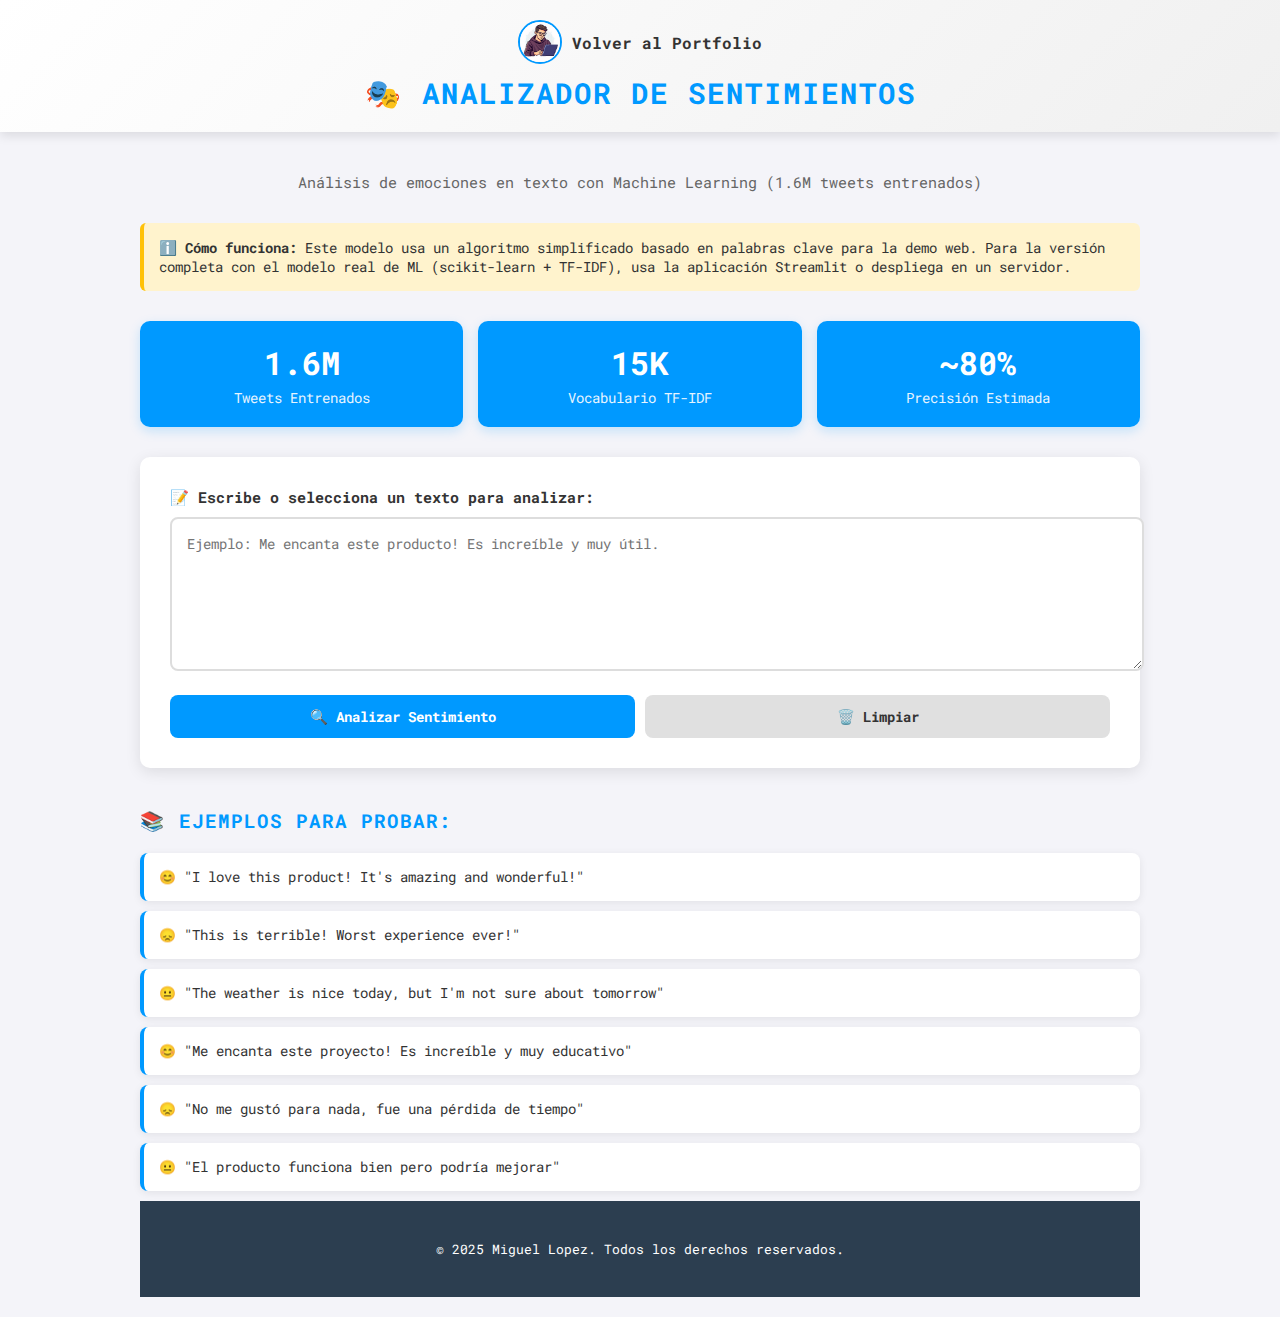
<file: analizador-sentimientos/index.html>
<!DOCTYPE html>
<html lang="es">
  <head>
    <meta charset="UTF-8" />
    <meta name="viewport" content="width=device-width, initial-scale=1.0" />
    <title>Analizador de Sentimientos - Portfolio de Miguel</title>
    <link rel="icon" type="image/png" sizes="32x32" href="../favicon-32x32.png" />
    <link rel="icon" type="image/png" sizes="16x16" href="../favicon-16x16.png" />
    <link rel="icon" type="image/jpg" href="../pixelart_miguel.png" />
    <link href="https://fonts.googleapis.com/css2?family=Roboto+Mono:wght@400;700&display=swap" rel="stylesheet" />
    <style>
      /* Estilos personalizados */
      body {
        margin: 0;
        font-family: 'Roboto Mono', monospace;
        background: #f4f4f9;
        color: #333;
        overflow-x: hidden;
      }

      h1, h2, h3 {
        font-weight: bold;
        text-transform: uppercase;
        letter-spacing: 2px;
        color: #2c3e50;
      }

      .container {
        max-width: 1000px;
        margin: 0 auto;
        padding: 20px;
      }

      header {
        padding: 20px 10px;
        background: linear-gradient(135deg, #ffffff 0%, #f0f0f0 100%);
        box-shadow: 0 4px 10px rgba(0, 0, 0, 0.1);
        text-align: center;
        display: flex;
        align-items: center;
        justify-content: center;
        position: relative;
        flex-wrap: wrap; /* Allow wrapping for smaller screens */
      }

      header .back-link {
        display: flex;
        align-items: center;
        text-decoration: none;
        color: #333;
        font-weight: bold;
        margin-bottom: 10px; /* Add some space below the link */
      }

      header .back-link img {
        width: 40px;
        height: 40px;
        border-radius: 50%;
        margin-right: 10px;
        border: 2px solid #09f;
      }

      header h1 {
        margin: 0;
        font-size: 1.8rem; /* Slightly reduce font size */
        color: #09f;
        width: 100%; /* Ensure it takes full width */
        order: 2; /* Change order to be below the back link */
      }

      .subtitle {
        text-align: center;
        color: #666;
        margin: 20px 0 30px 0;
        font-size: 0.95rem;
        line-height: 1.4;
      }

      .info-box {
        background: #fff3cd;
        border-left: 4px solid #ffc107;
        padding: 15px;
        margin: 20px 0;
        border-radius: 6px;
        font-size: 0.9rem;
      }

      .stats-grid {
        display: grid;
        grid-template-columns: repeat(auto-fit, minmax(150px, 1fr));
        gap: 15px;
        margin: 30px 0;
      }

      .stat-card {
        background: #09f;
        color: white;
        padding: 20px;
        border-radius: 10px;
        text-align: center;
        box-shadow: 0 4px 12px rgba(0, 153, 255, 0.2);
        transition: transform 0.3s;
      }

      .stat-card:hover {
        transform: translateY(-5px);
      }

      .stat-number {
        font-size: 2rem;
        font-weight: bold;
        margin-bottom: 5px;
      }

      .stat-label {
        font-size: 0.85rem;
        opacity: 0.9;
      }

      .analyzer-box {
        background: white;
        border-radius: 10px;
        padding: 30px;
        margin: 30px 0;
        box-shadow: 0 4px 15px rgba(0, 0, 0, 0.1);
      }

      label {
        display: block;
        font-size: 0.95rem;
        font-weight: bold;
        color: #333;
        margin-bottom: 10px;
      }

      textarea {
        width: 100%;
        min-height: 120px;
        padding: 15px;
        border: 2px solid #ddd;
        border-radius: 8px;
        font-size: 0.9rem;
        font-family: 'Roboto Mono', monospace;
        resize: vertical;
        transition: border-color 0.3s;
      }

      textarea:focus {
        outline: none;
        border-color: #09f;
        box-shadow: 0 0 0 3px rgba(0, 153, 255, 0.1);
      }

      .button-container {
        display: flex;
        gap: 10px;
        margin-top: 20px;
      }

      button {
        flex: 1;
        padding: 12px 24px;
        font-size: 0.9rem;
        font-weight: bold;
        border: none;
        border-radius: 8px;
        cursor: pointer;
        transition: all 0.3s;
        font-family: 'Roboto Mono', monospace;
      }

      .btn-analyze {
        background: #09f;
        color: white;
      }

      .btn-analyze:hover {
        background: #007acc;
        transform: translateY(-2px);
      }

      .btn-clear {
        background: #e0e0e0;
        color: #333;
      }

      .btn-clear:hover {
        background: #c0c0c0;
        transform: translateY(-2px);
      }

      .result-box {
        margin-top: 30px;
        padding: 30px;
        border-radius: 10px;
        display: none;
        animation: slideIn 0.5s ease;
        box-shadow: 0 4px 15px rgba(0, 0, 0, 0.1);
      }

      @keyframes slideIn {
        from {
          opacity: 0;
          transform: translateY(20px);
        }
        to {
          opacity: 1;
          transform: translateY(0);
        }
      }

      .result-positive {
        background: #e6f7ff;
        border: 2px solid #09f;
      }

      .result-negative {
        background: #fff1f0;
        border: 2px solid #ff4d4f;
      }

      .result-emoji {
        font-size: 4em;
        text-align: center;
        margin-bottom: 20px;
      }

      .result-text {
        font-size: 1.6rem;
        font-weight: bold;
        text-align: center;
        margin-bottom: 15px;
        color: #09f;
      }

      .result-negative .result-text {
        color: #ff4d4f;
      }

      .result-confidence {
        font-size: 1rem;
        text-align: center;
        opacity: 0.8;
        color: #666;
      }

      .result-details {
        margin-top: 20px;
        padding-top: 20px;
        border-top: 2px solid rgba(0, 153, 255, 0.2);
        font-size: 0.85rem;
        color: #555;
      }

      .result-negative .result-details {
        border-top-color: rgba(255, 77, 79, 0.2);
      }

      .examples {
        margin-top: 40px;
      }

      .examples h3 {
        color: #09f;
        margin-bottom: 20px;
        font-size: 1.2rem;
      }

      .example-item {
        background: white;
        padding: 15px;
        margin: 10px 0;
        border-radius: 8px;
        cursor: pointer;
        transition: all 0.3s;
        border-left: 4px solid #09f;
        box-shadow: 0 2px 8px rgba(0, 0, 0, 0.08);
        font-size: 0.85rem;
      }

      .example-item:hover {
        background: #f0f9ff;
        transform: translateX(5px);
        box-shadow: 0 4px 12px rgba(0, 153, 255, 0.15);
      }

      .loading {
        display: none;
        text-align: center;
        padding: 20px;
        font-size: 1rem;
        color: #09f;
      }

      .spinner {
        border: 4px solid #f3f3f3;
        border-top: 4px solid #09f;
        border-radius: 50%;
        width: 40px;
        height: 40px;
        animation: spin 1s linear infinite;
        margin: 20px auto;
      }

      @keyframes spin {
        0% { transform: rotate(0deg); }
        100% { transform: rotate(360deg); }
      }

      footer {
        padding: 20px;
        background: #2c3e50;
        color: white;
        text-align: center;
      }

      footer p {
        margin: 0;
        font-size: 0.8rem;
      }

      /* Responsive Design */
      @media (max-width: 768px) {
        header {
          flex-direction: column;
        }

        header .back-link {
          position: static;
          margin-bottom: 15px;
        }

        header h1 {
          font-size: 1.5rem;
          order: 0; /* Reset order */
        }

        .button-container {
          flex-direction: column;
        }

        .result-text {
          font-size: 1.3rem;
        }

        .result-emoji {
          font-size: 3em;
        }

        .stats-grid {
          grid-template-columns: 1fr;
        }
      }
    </style>
  </head>
  <body>
    <header>
      <a href="../" class="back-link">
        <img src="../pixelart_miguel.png" alt="Logo Miguel" />
        <span>Volver al Portfolio</span>
      </a>
      <h1>🎭 Analizador de Sentimientos</h1>
    </header>

    <div class="container">
      <p class="subtitle">
        Análisis de emociones en texto con Machine Learning (1.6M tweets entrenados)
      </p>

      <div class="info-box">
        <strong>ℹ️ Cómo funciona:</strong> Este modelo usa un algoritmo simplificado basado en palabras clave para la demo web.
        Para la versión completa con el modelo real de ML (scikit-learn + TF-IDF), usa la aplicación Streamlit o despliega en un servidor.
      </div>

      <div class="stats-grid">
        <div class="stat-card">
          <div class="stat-number">1.6M</div>
          <div class="stat-label">Tweets Entrenados</div>
        </div>
        <div class="stat-card">
          <div class="stat-number">15K</div>
          <div class="stat-label">Vocabulario TF-IDF</div>
        </div>
        <div class="stat-card">
          <div class="stat-number">~80%</div>
          <div class="stat-label">Precisión Estimada</div>
        </div>
      </div>

      <div class="analyzer-box">
        <label for="text-input">📝 Escribe o selecciona un texto para analizar:</label>
        <textarea 
          id="text-input" 
          placeholder="Ejemplo: Me encanta este producto! Es increíble y muy útil."
        ></textarea>

        <div class="button-container">
          <button class="btn-analyze" onclick="analyzeSentiment()">
            🔍 Analizar Sentimiento
          </button>
          <button class="btn-clear" onclick="clearAll()">
            🗑️ Limpiar
          </button>
        </div>

        <div class="loading" id="loading">
          <div class="spinner"></div>
          <p>Analizando texto...</p>
        </div>
      </div>

      <div class="result-box" id="result"></div>

      <div class="examples">
        <h3>📚 Ejemplos para probar:</h3>
        <div class="example-item" onclick="setExample('I love this product! It is amazing and wonderful!')">
          😊 "I love this product! It's amazing and wonderful!"
        </div>
        
        <div class="example-item" onclick="setExample('This is terrible! Worst experience ever!')">
          😞 "This is terrible! Worst experience ever!"
        </div>
        
        <div class="example-item" onclick="setExample('The weather is nice today, but I am not sure about tomorrow')">
          😐 "The weather is nice today, but I'm not sure about tomorrow"
        </div>
        
        <div class="example-item" onclick="setExample('Me encanta este proyecto! Es increíble y muy educativo')">
          😊 "Me encanta este proyecto! Es increíble y muy educativo"
        </div>
        
        <div class="example-item" onclick="setExample('No me gustó para nada, fue una pérdida de tiempo')">
          😞 "No me gustó para nada, fue una pérdida de tiempo"
        </div>
        
        <div class="example-item" onclick="setExample('El producto funciona bien pero podría mejorar')">
          😐 "El producto funciona bien pero podría mejorar"
        </div>
      </div>

      <footer>
        <div class="container">
          <p>&copy; 2025 Miguel Lopez. Todos los derechos reservados.</p>
        </div>
      </footer>
    </div>

    <script>
      // Palabras positivas y negativas para análisis simplificado
      const positiveWords = ['love', 'amazing', 'wonderful', 'excellent', 'great', 'fantastic', 'good', 'best', 'happy', 'beautiful', 'perfect', 'awesome', 'brilliant', 'enjoy', 'like', 'nice', 'encanta', 'increíble', 'excelente', 'genial', 'bueno', 'feliz', 'perfecto', 'gusta', 'educativo', 'útil', 'maravilloso'];
      const negativeWords = ['terrible', 'worst', 'bad', 'hate', 'awful', 'horrible', 'poor', 'disappointing', 'useless', 'never', 'angry', 'sad', 'pésimo', 'malo', 'odio', 'disgusto', 'pérdida', 'tiempo', 'decepcionante', 'inútil'];

      function setExample(text) {
        document.getElementById('text-input').value = text;
        const resultBox = document.getElementById('result');
        resultBox.style.display = 'none';
      }

      function clearAll() {
        document.getElementById('text-input').value = '';
        document.getElementById('result').style.display = 'none';
      }

      function analyzeSentiment() {
        const text = document.getElementById('text-input').value.trim();
        
        if (!text) {
          alert('⚠️ Por favor escribe algo para analizar');
          return;
        }

        // Mostrar loading
        document.getElementById('loading').style.display = 'block';
        document.getElementById('result').style.display = 'none';

        // Simular procesamiento
        setTimeout(() => {
          const lowerText = text.toLowerCase();
          
          // Contar palabras positivas y negativas
          let positiveCount = 0;
          let negativeCount = 0;
          
          positiveWords.forEach(word => {
            if (lowerText.includes(word)) positiveCount++;
          });
          
          negativeWords.forEach(word => {
            if (lowerText.includes(word)) negativeCount++;
          });

          // Detectar negaciones
          const hasNegation = /\b(no|not|never|n't|ni)\b/.test(lowerText);
          if (hasNegation && positiveCount > negativeCount) {
            positiveCount = Math.floor(positiveCount * 0.3);
            negativeCount += 1;
          }

          // Calcular sentimiento
          const totalWords = positiveCount + negativeCount;
          let sentiment, emoji, confidence;
          
          if (totalWords === 0) {
            sentiment = 'NEUTRAL';
            emoji = '😐';
            confidence = 50;
          } else {
            if (positiveCount > negativeCount) {
              sentiment = 'POSITIVO';
              emoji = '😊';
              confidence = Math.min(95, 50 + (positiveCount / totalWords) * 50);
            } else if (negativeCount > positiveCount) {
              sentiment = 'NEGATIVO';
              emoji = '😞';
              confidence = Math.min(95, 50 + (negativeCount / totalWords) * 50);
            } else {
              sentiment = 'NEUTRAL';
              emoji = '😐';
              confidence = 50;
            }
          }

          displayResult(sentiment, emoji, confidence, positiveCount, negativeCount);
          document.getElementById('loading').style.display = 'none';
        }, 1000);
      }

      function displayResult(sentiment, emoji, confidence, posCount, negCount) {
        const resultBox = document.getElementById('result');
        const isPositive = sentiment === 'POSITIVO';
        
        resultBox.className = 'result-box ' + (isPositive ? 'result-positive' : sentiment === 'NEGATIVO' ? 'result-negative' : 'result-positive');
        
        resultBox.innerHTML = `
          <div class="result-emoji">${emoji}</div>
          <div class="result-text">Sentimiento: ${sentiment}</div>
          <div class="result-confidence">Confianza: ${confidence.toFixed(1)}%</div>
          <div class="result-details">
            <strong>📊 Detalles del análisis:</strong><br>
            ✅ Palabras positivas encontradas: ${posCount}<br>
            ❌ Palabras negativas encontradas: ${negCount}<br><br>
            <em>⚠️ Nota: Esta es una versión simplificada del análisis. El modelo real de ML entrenado con 1.6M tweets tiene mayor precisión (~80%) y considera contexto, sintaxis y patrones complejos usando TF-IDF vectorization.</em>
          </div>
        `;
        
        resultBox.style.display = 'block';
      }

      // Permitir análisis con Enter
      document.getElementById('text-input').addEventListener('keypress', function(e) {
        if (e.key === 'Enter' && !e.shiftKey) {
          e.preventDefault();
          analyzeSentiment();
        }
      });
    </script>
  </body>
</html>
</file>
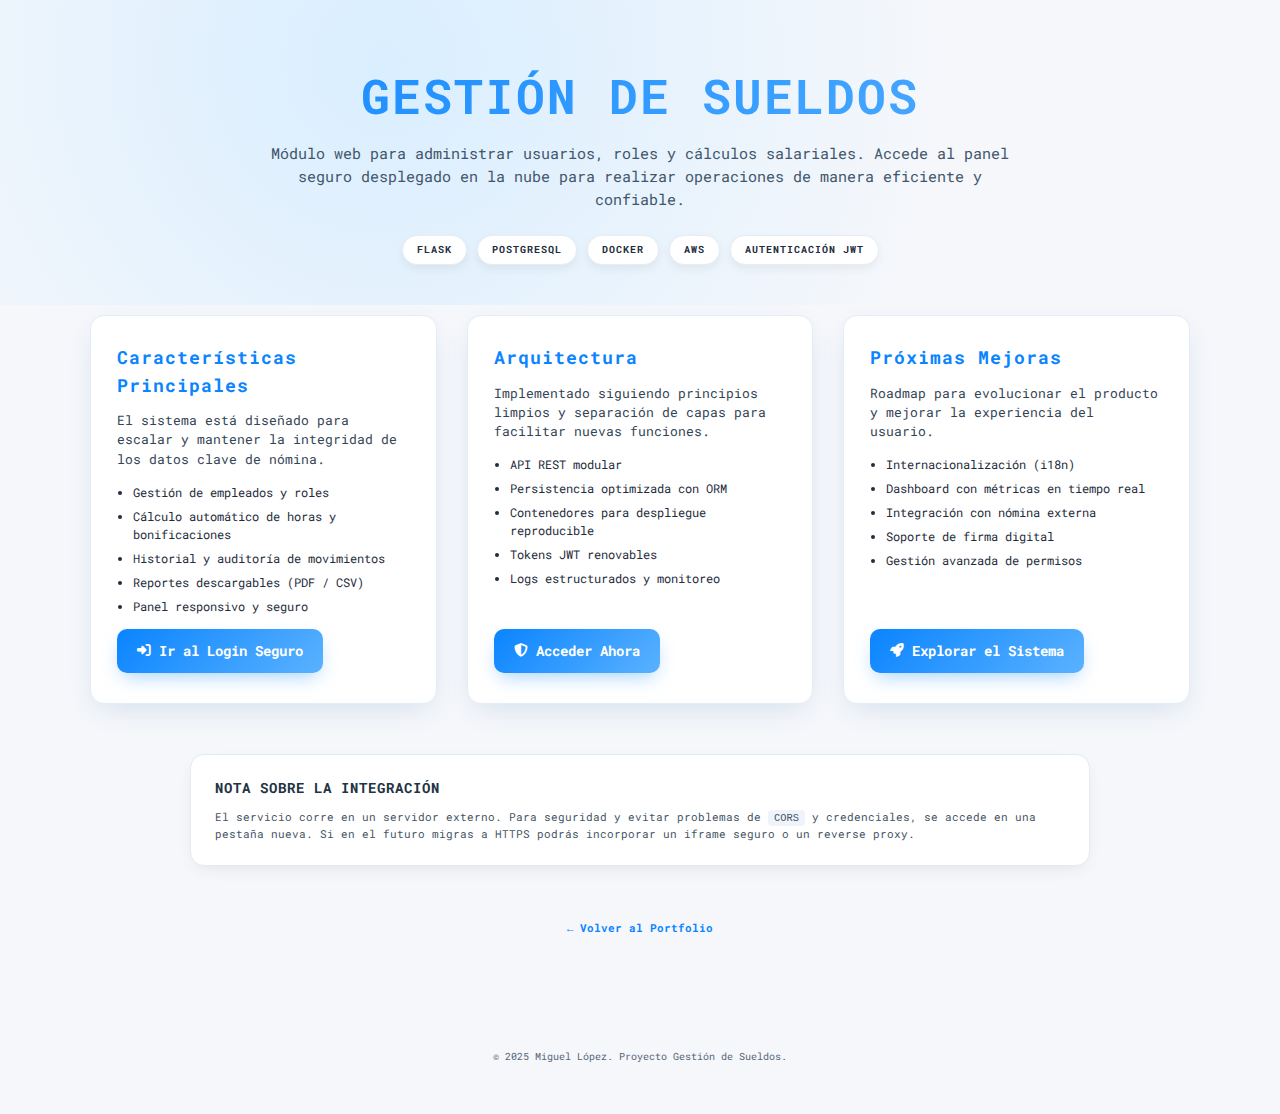
<file: gestion-sueldos/index.html>
<!DOCTYPE html>
<html lang="es">
<head>
  <meta charset="UTF-8" />
  <meta name="viewport" content="width=device-width, initial-scale=1.0" />
  <title>Gestión de Sueldos | Miguel</title>
  <link href="https://fonts.googleapis.com/css2?family=Roboto+Mono:wght@400;700&display=swap" rel="stylesheet" />
  <link rel="stylesheet" href="https://cdnjs.cloudflare.com/ajax/libs/font-awesome/6.4.0/css/all.min.css" />
  <style>
    :root {
      --primary: #0a84ff;
      --bg: #f5f7fb;
      --dark: #1f2d3d;
      --radius: 14px;
      --gradient: linear-gradient(135deg,#0a84ff,#5ab2ff);
    }
    * { box-sizing: border-box; }
    body {
      margin: 0; font-family: 'Roboto Mono', monospace; background: var(--bg); color: var(--dark);
      -webkit-font-smoothing: antialiased; line-height: 1.5;
    }
    header {
      padding: 60px 20px 40px; text-align: center; position: relative; overflow: hidden;
    }
    header::before {
      content: ''; position: absolute; inset: 0; background: radial-gradient(circle at 30% 20%, #d9eeff, transparent 60%);
      z-index: -1;
    }
  h1 { margin: 0 0 10px; font-size: clamp(2rem,4vw,3rem); letter-spacing: 2px; text-transform: uppercase; background: var(--gradient); -webkit-background-clip: text; background-clip: text; color: transparent; }
    .subtitle { max-width: 780px; margin: 0 auto; font-size: .95rem; color: #41566b; }

    .badge-cloud { display: flex; justify-content: center; gap: 10px; flex-wrap: wrap; margin: 25px auto 0; }
    .badge { background: #fff; padding: 6px 14px; border-radius: 40px; font-size: .65rem; letter-spacing: 1px; text-transform: uppercase; font-weight: 700; box-shadow: 0 4px 10px rgba(0,0,0,.06); border: 1px solid #e6eef5; }

    main { padding: 10px 20px 60px; }
    .panel-grid { display: grid; gap: 30px; max-width: 1100px; margin: 0 auto; grid-template-columns: repeat(auto-fit,minmax(320px,1fr)); }

    .panel { background: #ffffff; border-radius: var(--radius); padding: 28px 26px 30px; position: relative; display: flex; flex-direction: column; box-shadow: 0 10px 30px -8px rgba(15,72,128,.15); border: 1px solid #e3edf5; }
    .panel h2 { margin: 0 0 12px; font-size: 1.15rem; color: var(--primary); letter-spacing: 1px; }
    .panel p { font-size: .8rem; margin: 0 0 14px; color: #345; }
    .panel ul { margin: 0 0 8px 16px; padding: 0; font-size: .75rem; }
    .panel li { margin-bottom: 6px; }

    .cta-wrap { margin-top: auto; }
    .btn-primary { display:inline-flex; align-items:center; gap:8px; background: var(--gradient); color:#fff; padding:12px 20px; border-radius: 10px; font-size:.85rem; font-weight:700; text-decoration:none; box-shadow:0 8px 20px -6px rgba(10,132,255,.4); transition:.3s; }
    .btn-primary:hover { transform: translateY(-4px); box-shadow:0 12px 30px -8px rgba(10,132,255,.5); }

    .note-box { max-width: 900px; margin: 50px auto 0; background: #ffffff; padding: 22px 24px; border-radius: var(--radius); border:1px solid #e2ecf4; box-shadow: 0 6px 18px -6px rgba(0,0,0,.1); }
    .note-box h3 { margin:0 0 10px; font-size: .9rem; color:#234; letter-spacing:1px; text-transform: uppercase; }
    .note-box p { margin:0; font-size: .7rem; color:#456; }
    .inline-code { font-family: monospace; background:#eef4fa; padding:2px 6px; border-radius:4px; font-size:.65rem; }

    footer { padding:40px 20px; text-align:center; font-size:.65rem; color:#567; }
    .back-home { display:inline-block; margin-top:14px; font-size:.7rem; text-decoration:none; color: var(--primary); font-weight:700; }

    @media (max-width: 560px) {
      .panel { padding:24px 20px 26px; }
      .panel-grid { gap:20px; }
      .badge { font-size:.55rem; }
    }
  </style>
</head>
<body>
  <header>
    <h1>Gestión de Sueldos</h1>
    <p class="subtitle">Módulo web para administrar usuarios, roles y cálculos salariales. Accede al panel seguro desplegado en la nube para realizar operaciones de manera eficiente y confiable.</p>
    <div class="badge-cloud">
      <span class="badge">Flask</span>
      <span class="badge">PostgreSQL</span>
      <span class="badge">Docker</span>
      <span class="badge">AWS</span>
      <span class="badge">Autenticación JWT</span>
    </div>
  </header>
  <main>
    <div class="panel-grid">
      <div class="panel">
        <h2>Características Principales</h2>
        <p>El sistema está diseñado para escalar y mantener la integridad de los datos clave de nómina.</p>
        <ul>
          <li>Gestión de empleados y roles</li>
          <li>Cálculo automático de horas y bonificaciones</li>
          <li>Historial y auditoría de movimientos</li>
          <li>Reportes descargables (PDF / CSV)</li>
          <li>Panel responsivo y seguro</li>
        </ul>
        <div class="cta-wrap">
          <a class="btn-primary" href="https://gestion-de-dinero.vercel.app/" target="_blank" rel="noopener">
            <i class="fa-solid fa-right-to-bracket"></i> Ir al Login Seguro
          </a>
        </div>
      </div>
      <div class="panel">
        <h2>Arquitectura</h2>
        <p>Implementado siguiendo principios limpios y separación de capas para facilitar nuevas funciones.</p>
        <ul>
          <li>API REST modular</li>
          <li>Persistencia optimizada con ORM</li>
          <li>Contenedores para despliegue reproducible</li>
          <li>Tokens JWT renovables</li>
          <li>Logs estructurados y monitoreo</li>
        </ul>
        <div class="cta-wrap">
          <a class="btn-primary" href="https://gestion-de-dinero.vercel.app/" target="_blank" rel="noopener">
            <i class="fa-solid fa-shield-halved"></i> Acceder Ahora
          </a>
        </div>
      </div>
      <div class="panel">
        <h2>Próximas Mejoras</h2>
        <p>Roadmap para evolucionar el producto y mejorar la experiencia del usuario.</p>
        <ul>
          <li>Internacionalización (i18n)</li>
          <li>Dashboard con métricas en tiempo real</li>
          <li>Integración con nómina externa</li>
          <li>Soporte de firma digital</li>
          <li>Gestión avanzada de permisos</li>
        </ul>
        <div class="cta-wrap">
          <a class="btn-primary" href="https://gestion-de-dinero.vercel.app/" target="_blank" rel="noopener">
            <i class="fa-solid fa-rocket"></i> Explorar el Sistema
          </a>
        </div>
      </div>
    </div>

    <div class="note-box">
      <h3>Nota sobre la Integración</h3>
      <p>El servicio corre en un servidor externo. Para seguridad y evitar problemas de <span class="inline-code">CORS</span> y credenciales, se accede en una pestaña nueva. Si en el futuro migras a HTTPS podrás incorporar un iframe seguro o un reverse proxy.</p>
    </div>
    <div style="text-align:center; margin-top:40px;">
      <a class="back-home" href="../">← Volver al Portfolio</a>
    </div>
  </main>
  <footer>
    <p>&copy; 2025 Miguel López. Proyecto Gestión de Sueldos.</p>
  </footer>
</body>
</html>
</file>
